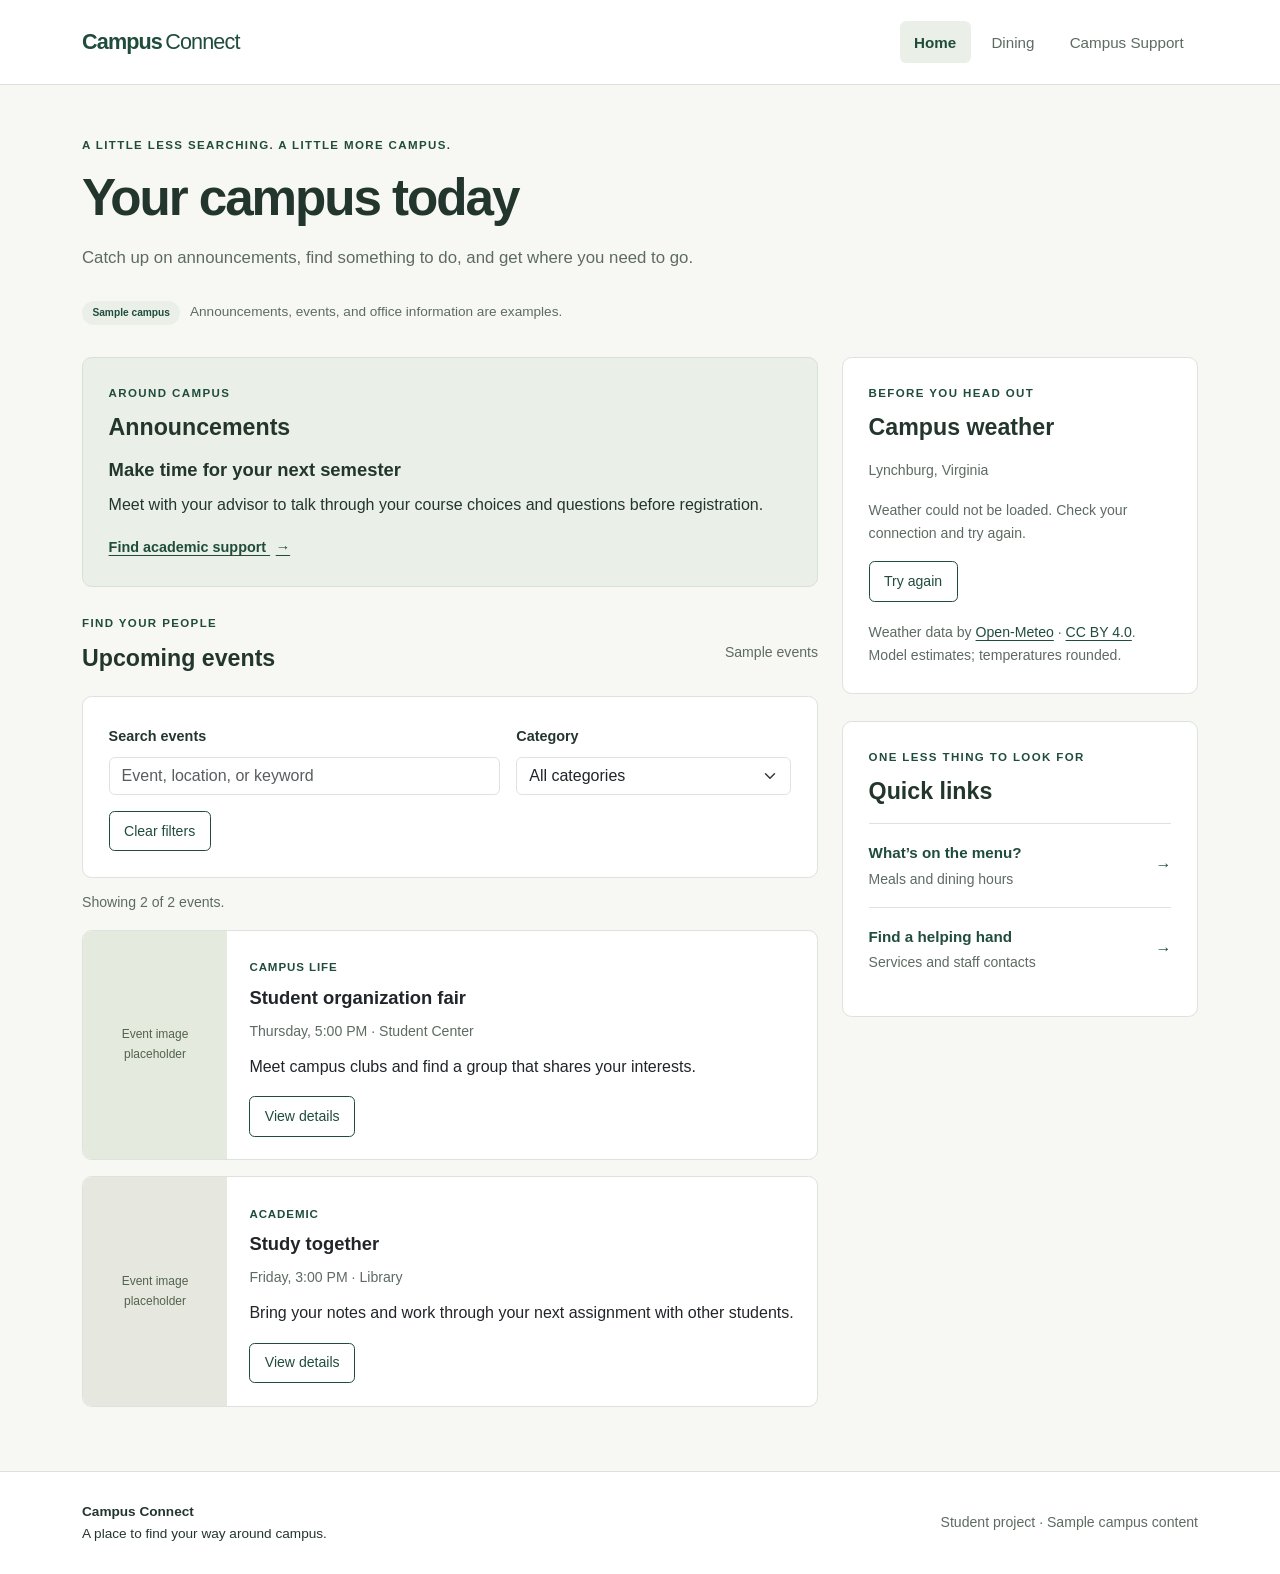
<file: index.html>
<!DOCTYPE html>
<html lang="en">
<head>
  <meta charset="UTF-8">
  <meta name="viewport" content="width=device-width, initial-scale=1.0">
  <meta name="description" content="Find campus announcements, upcoming events, dining information, and student support in one place.">
  <title>Home | Campus Connect</title>
  <link rel="icon" href="data:,">
  <!-- Bootstrap loads first so our stylesheet can customize its defaults. -->
  <link rel="stylesheet" href="css/vendor/bootstrap.min.css">
  <link rel="stylesheet" href="css/style.css">
  <script src="js/script.js" defer></script>
  <script src="js/weather.js" defer></script>
</head>
<body>
  <a class="skip-link" href="#main-content">Skip to main content</a>
  <!-- Keep the same navigation and page names across all three pages. -->
  <header class="site-header">
    <div class="container header-inner">
      <a class="site-brand" href="index.html">Campus<span>Connect</span></a>
      <nav aria-label="Main navigation">
        <ul class="site-nav">
          <li><a href="index.html" aria-current="page">Home</a></li>
          <li><a href="dining.html">Dining</a></li>
          <li><a href="support.html">Campus Support</a></li>
        </ul>
      </nav>
    </div>
  </header>

  <main id="main-content" class="container page-content" tabindex="-1">
    <div class="page-heading">
      <p class="eyebrow">A little less searching. A little more campus.</p>
      <h1>Your campus today</h1>
      <p class="page-intro">Catch up on announcements, find something to do, and get where you need to go.</p>
    </div>
    <p class="sample-notice"><span class="badge rounded-pill sample-badge">Sample campus</span> Announcements, events, and office information are examples.</p>

    <div class="row g-4">
      <div class="col-lg-8">
        <section class="panel announcement-panel" aria-labelledby="announcements-heading">
          <p class="eyebrow">Around campus</p>
          <h2 id="announcements-heading">Announcements</h2>
          <article>
            <h3>Make time for your next semester</h3>
            <p>Meet with your advisor to talk through your course choices and questions before registration.</p>
            <a class="text-link" href="support.html">Find academic support <span aria-hidden="true">&rarr;</span></a>
          </article>
        </section>

        <!-- Search and category controls filter these sample events on this page. -->
        <section class="section-space" aria-labelledby="events-heading">
          <div class="section-heading">
            <div><p class="eyebrow">Find your people</p><h2 id="events-heading">Upcoming events</h2></div>
            <span class="small-note">Sample events</span>
          </div>
          <form id="event-filters" class="panel filter-panel" role="search" aria-label="Filter campus events" hidden>
            <div class="row g-3 align-items-end">
              <div class="col-sm-7"><label class="form-label" for="event-search">Search events</label><input id="event-search" class="form-control" type="search" placeholder="Event, location, or keyword" aria-controls="event-results"></div>
              <div class="col-sm-5"><label class="form-label" for="event-category">Category</label><select id="event-category" class="form-select" aria-controls="event-results"><option value="all">All categories</option><option value="campus-life">Campus life</option><option value="academic">Academic</option></select></div>
            </div>
            <button id="event-clear" class="btn btn-outline-primary" type="button">Clear filters</button>
          </form>
          <p id="event-status" class="small-note results-status" role="status" aria-live="polite" aria-atomic="true" hidden></p>
          <div id="event-results">
          <article class="card event-card" data-category="campus-life">
            <div class="event-image" aria-hidden="true"><span>Event image placeholder</span></div>
            <div class="card-body">
              <span class="category-label">Campus life</span>
              <h3>Student organization fair</h3>
              <p class="event-meta" data-searchable>Thursday, 5:00 PM &middot; Student Center</p>
              <p data-searchable>Meet campus clubs and find a group that shares your interests.</p>
              <button type="button" class="btn btn-outline-primary" data-details-toggle aria-expanded="false" aria-controls="organization-details">View details</button>
              <div id="organization-details" class="event-details" hidden>
                <p data-searchable>Stop by the sample club tables, ask questions, and learn how to get involved. No registration is needed for this example event.</p>
              </div>
            </div>
          </article>
          <article class="card event-card" data-category="academic">
            <div class="event-image event-image-secondary" aria-hidden="true"><span>Event image placeholder</span></div>
            <div class="card-body">
              <span class="category-label">Academic</span>
              <h3>Study together</h3>
              <p class="event-meta" data-searchable>Friday, 3:00 PM &middot; Library</p>
              <p data-searchable>Bring your notes and work through your next assignment with other students.</p>
              <button type="button" class="btn btn-outline-primary" data-details-toggle aria-expanded="false" aria-controls="study-details">View details</button>
              <div id="study-details" class="event-details" hidden>
                <p data-searchable>This example is an informal study session. Bring your own materials and choose a quiet table with your group.</p>
              </div>
            </div>
          </article>
          </div>
          <p id="event-empty" class="panel status-note empty-results" hidden>No events match your filters. Try another search or choose Clear filters.</p>
          <noscript><p class="status-note">All event summaries are shown. Turn on JavaScript to filter events and expand their details.</p></noscript>
        </section>
      </div>

      <div class="col-lg-4">
        <!-- Live model-based weather is separate from the sample campus content. -->
        <section id="weather-panel" class="panel" aria-labelledby="weather-heading">
          <p class="eyebrow">Before you head out</p>
          <h2 id="weather-heading">Campus weather</h2>
          <p class="small-note">Lynchburg, Virginia</p>
          <div id="weather-details" hidden>
            <p id="weather-temperature" class="weather-temperature"></p>
            <p id="weather-condition"></p>
            <p id="weather-feels" class="small-note"></p>
            <p id="weather-wind" class="small-note"></p>
            <p class="small-note">Conditions for <time id="weather-time"></time></p>
          </div>
          <p id="weather-status" class="status-note" role="status" aria-live="polite" aria-atomic="true">Turn on JavaScript to load weather.</p>
          <button id="weather-refresh" class="btn btn-outline-primary" type="button" hidden>Refresh weather</button>
          <p class="small-note weather-credit">Weather data by <a href="https://open-meteo.com/">Open-Meteo</a> &middot; <a href="https://creativecommons.org/licenses/by/4.0/">CC BY 4.0</a>.<br>Model estimates; temperatures rounded.</p>
        </section>
        <section class="panel section-space quick-links" aria-labelledby="quick-links-heading">
          <p class="eyebrow">One less thing to look for</p>
          <h2 id="quick-links-heading">Quick links</h2>
          <a class="quick-link" href="dining.html"><span><strong>What’s on the menu?</strong><small>Meals and dining hours</small></span><span aria-hidden="true">&rarr;</span></a>
          <a class="quick-link" href="support.html"><span><strong>Find a helping hand</strong><small>Services and staff contacts</small></span><span aria-hidden="true">&rarr;</span></a>
        </section>
      </div>
    </div>
  </main>

  <footer class="site-footer">
    <div class="container footer-inner"><p><strong>Campus Connect</strong><br>A place to find your way around campus.</p><p class="small-note">Student project &middot; Sample campus content</p></div>
  </footer>
  <script src="js/vendor/bootstrap.bundle.min.js"></script>
</body>
</html>
</file>
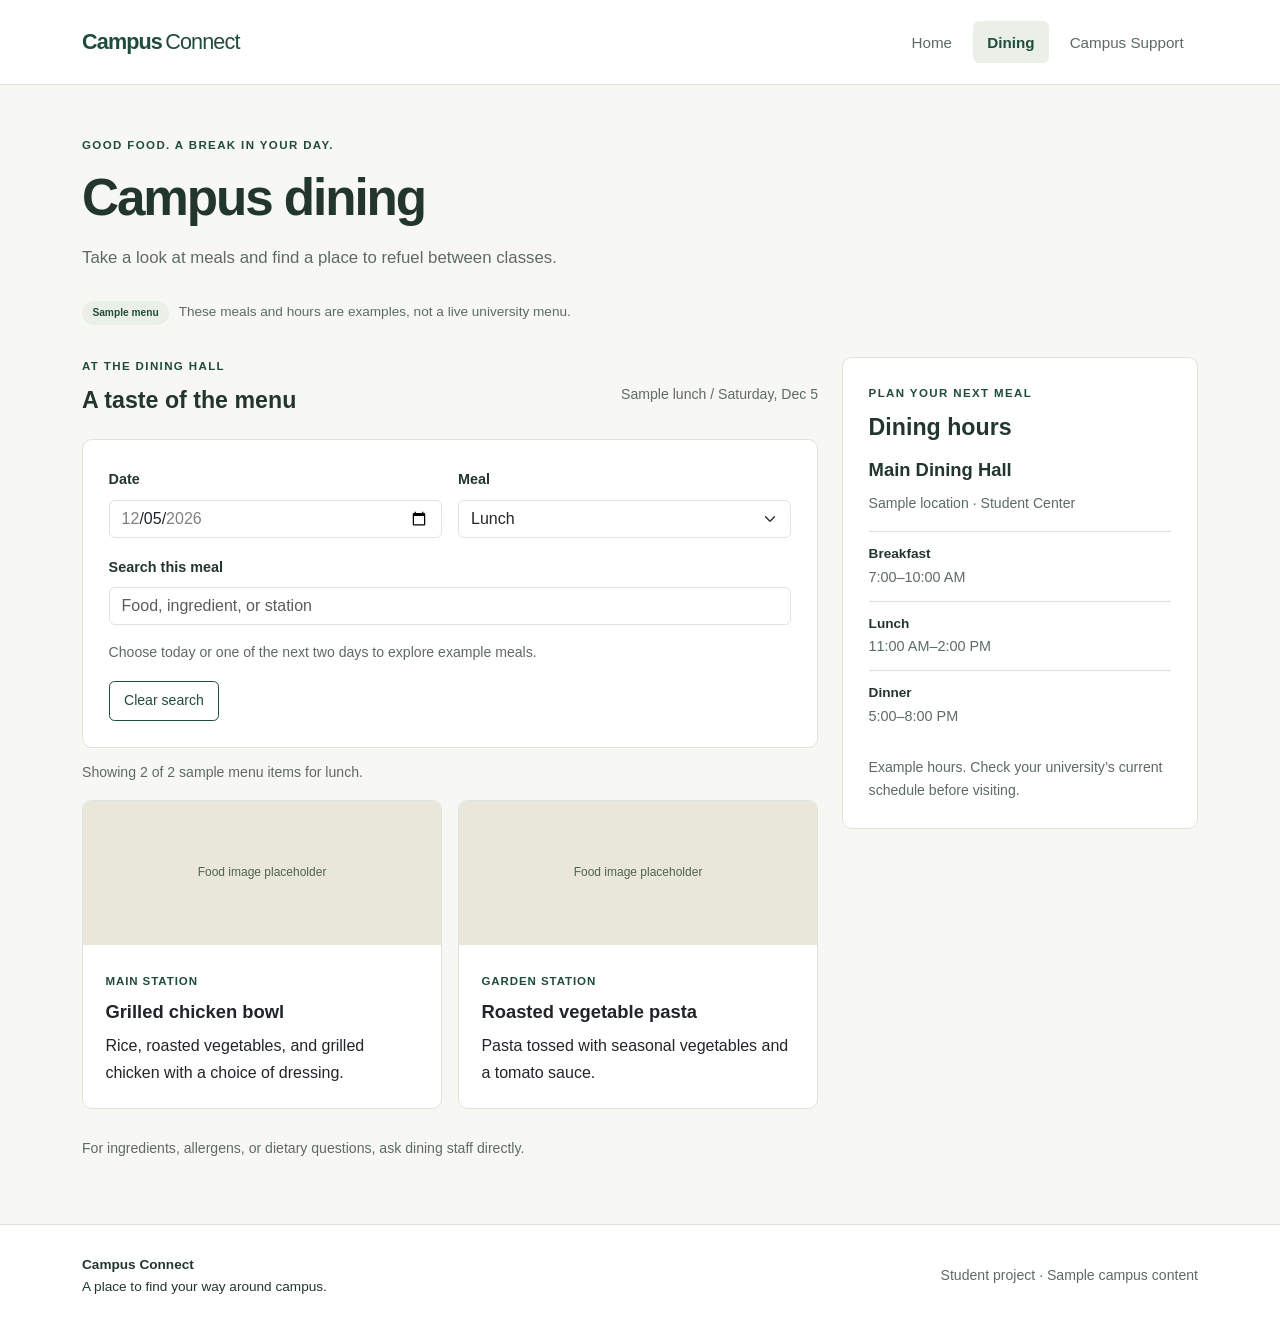
<file: dining.html>
<!DOCTYPE html>
<html lang="en">
<head>
  <meta charset="UTF-8">
  <meta name="viewport" content="width=device-width, initial-scale=1.0">
  <meta name="description" content="Explore sample campus meals, dining locations, and opening hours.">
  <title>Dining | Campus Connect</title>
  <link rel="icon" href="data:,">
  <!-- Bootstrap provides the grid, cards, and basic form styling. -->
  <link rel="stylesheet" href="css/vendor/bootstrap.min.css">
  <link rel="stylesheet" href="css/style.css">
  <script src="js/script.js" defer></script>
  <script src="js/dining.js" defer></script>
</head>
<body>
  <a class="skip-link" href="#main-content">Skip to main content</a>
  <header class="site-header">
    <div class="container header-inner">
      <a class="site-brand" href="index.html">Campus<span>Connect</span></a>
      <nav aria-label="Main navigation"><ul class="site-nav"><li><a href="index.html">Home</a></li><li><a href="dining.html" aria-current="page">Dining</a></li><li><a href="support.html">Campus Support</a></li></ul></nav>
    </div>
  </header>

  <main id="main-content" class="container page-content" tabindex="-1">
    <div class="page-heading">
      <p class="eyebrow">Good food. A break in your day.</p>
      <h1>Campus dining</h1>
      <p class="page-intro">Take a look at meals and find a place to refuel between classes.</p>
    </div>
    <!-- Sample menu content must never be presented as a live university feed. -->
    <p class="sample-notice"><span class="badge rounded-pill sample-badge">Sample menu</span> These meals and hours are examples, not a live university menu.</p>
    <div class="row g-4">
      <div class="col-lg-8">
        <section aria-labelledby="menu-heading">
          <div class="section-heading"><div><p class="eyebrow">At the dining hall</p><h2 id="menu-heading">A taste of the menu</h2></div><span id="menu-selection" class="small-note">Sample lunch</span></div>
          <!-- JavaScript reveals controls only after the sample menu is ready. -->
          <form id="menu-controls" class="panel filter-panel" role="search" aria-label="Browse the sample menu" hidden>
            <div class="row g-3">
              <div class="col-sm-6"><label for="menu-date" class="form-label">Date</label><input id="menu-date" class="form-control" type="date" aria-describedby="menu-date-help" aria-controls="menu-results" required></div>
              <div class="col-sm-6"><label for="menu-meal" class="form-label">Meal</label><select id="menu-meal" class="form-select" aria-controls="menu-results"><option value="breakfast">Breakfast</option><option value="lunch" selected>Lunch</option><option value="dinner">Dinner</option></select></div>
              <div class="col-12"><label for="menu-search" class="form-label">Search this meal</label><input id="menu-search" class="form-control" type="search" placeholder="Food, ingredient, or station" aria-controls="menu-results"></div>
            </div>
            <p id="menu-date-help" class="small-note menu-help">Choose today or one of the next two days to explore example meals.</p>
            <button id="menu-clear" type="button" class="btn btn-outline-primary">Clear search</button>
          </form>
          <p id="menu-status" class="small-note results-status" role="status" aria-live="polite" aria-atomic="true" hidden></p>
          <div id="menu-results" class="row g-3">
            <div class="col-md-6"><article class="card menu-card h-100"><div class="menu-image" aria-hidden="true">Food image placeholder</div><div class="card-body"><span class="category-label">Main station</span><h3>Grilled chicken bowl</h3><p>Rice, roasted vegetables, and grilled chicken with a choice of dressing.</p></div></article></div>
            <div class="col-md-6"><article class="card menu-card h-100"><div class="menu-image" aria-hidden="true">Food image placeholder</div><div class="card-body"><span class="category-label">Garden station</span><h3>Roasted vegetable pasta</h3><p>Pasta tossed with seasonal vegetables and a tomato sauce.</p></div></article></div>
          </div>
          <p id="menu-empty" class="panel status-note empty-results" hidden></p>
          <!-- New results reuse this card structure; menu text is inserted as text. -->
          <template id="menu-item-template"><div class="col-md-6"><article class="card menu-card h-100"><div class="menu-image" aria-hidden="true">Food image placeholder</div><div class="card-body"><span class="category-label"></span><h3></h3><p></p></div></article></div></template>
          <noscript><p class="status-note section-space">A sample lunch is shown. Turn on JavaScript to browse other dates and meals or search the menu.</p></noscript>
          <p class="status-note section-space">For ingredients, allergens, or dietary questions, ask dining staff directly.</p>
        </section>
      </div>
      <div class="col-lg-4">
        <aside class="panel" aria-labelledby="hours-heading">
          <p class="eyebrow">Plan your next meal</p><h2 id="hours-heading">Dining hours</h2>
          <h3>Main Dining Hall</h3><p class="small-note">Sample location &middot; Student Center</p>
          <dl class="hours-list"><div><dt>Breakfast</dt><dd>7:00–10:00 AM</dd></div><div><dt>Lunch</dt><dd>11:00 AM–2:00 PM</dd></div><div><dt>Dinner</dt><dd>5:00–8:00 PM</dd></div></dl>
          <p class="small-note">Example hours. Check your university’s current schedule before visiting.</p>
        </aside>
      </div>
    </div>
  </main>

  <footer class="site-footer"><div class="container footer-inner"><p><strong>Campus Connect</strong><br>A place to find your way around campus.</p><p class="small-note">Student project &middot; Sample campus content</p></div></footer>
  <script src="js/vendor/bootstrap.bundle.min.js"></script>
</body>
</html>
</file>
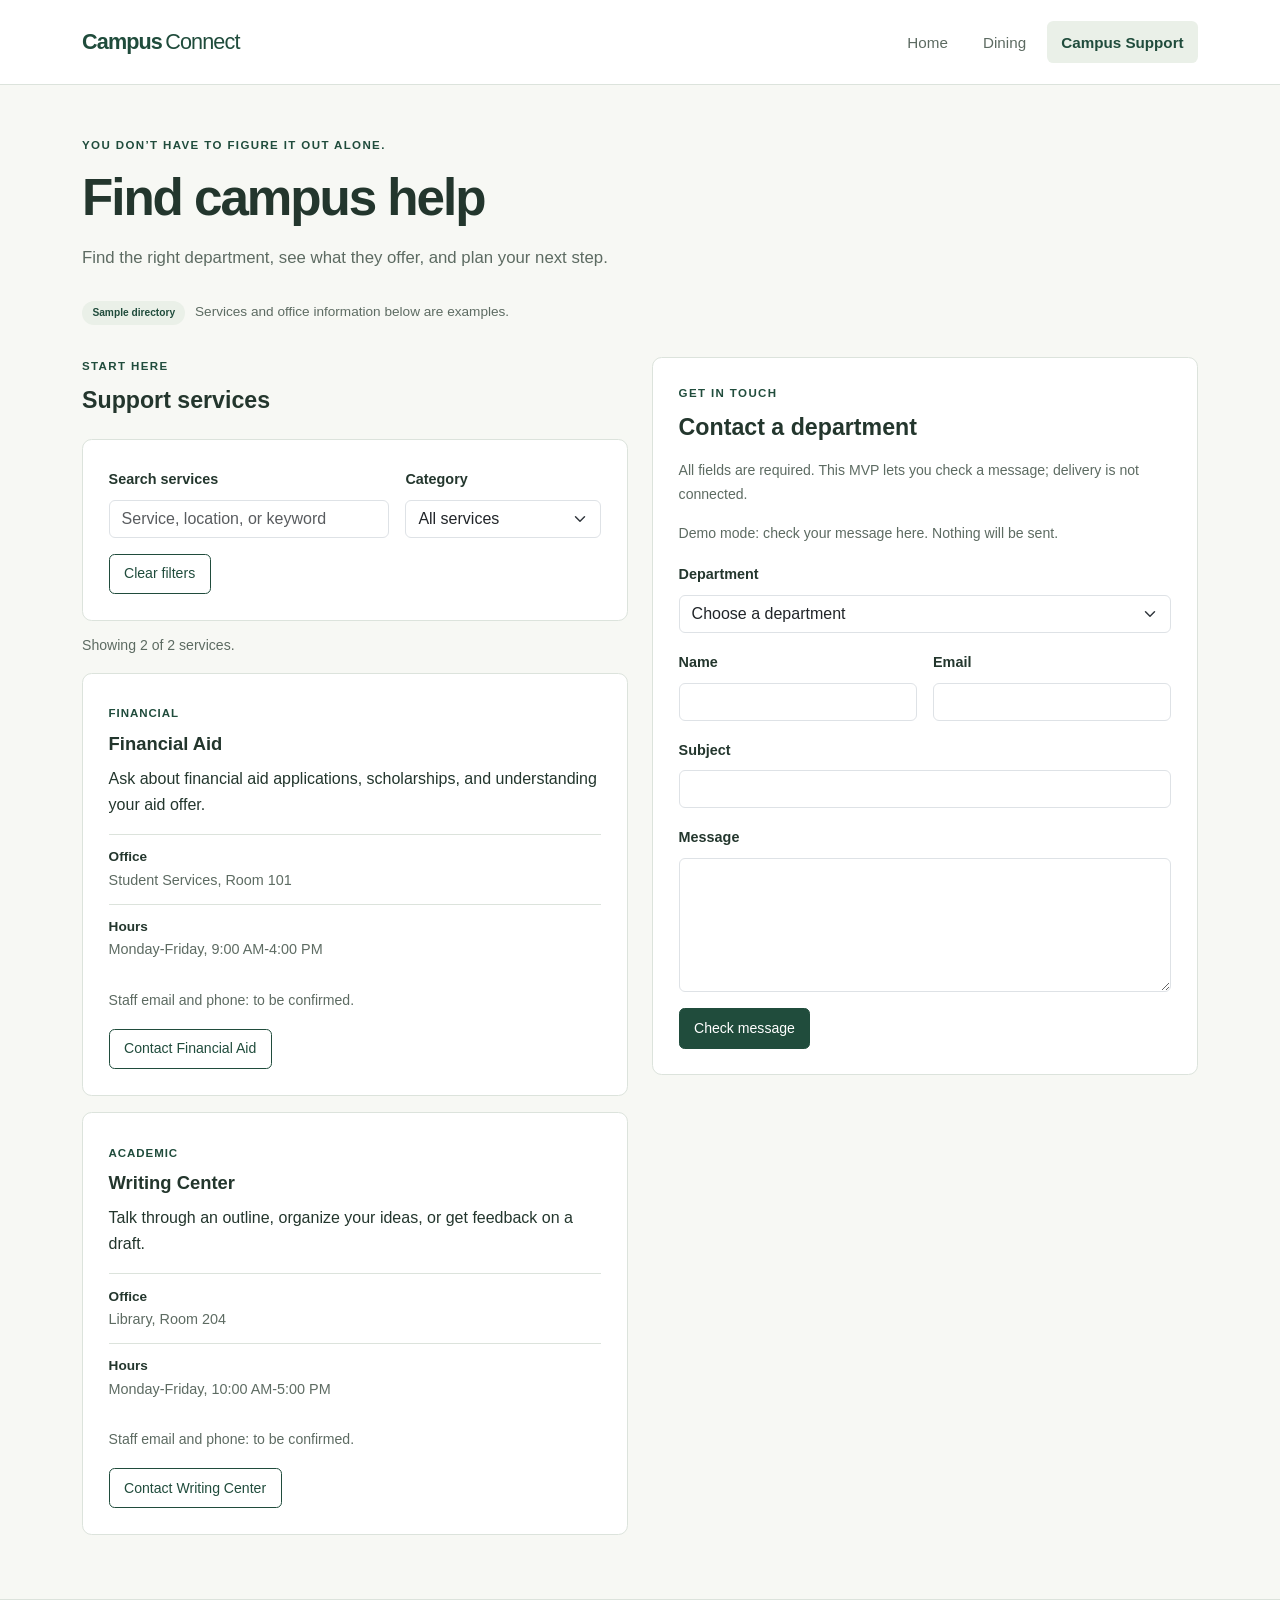
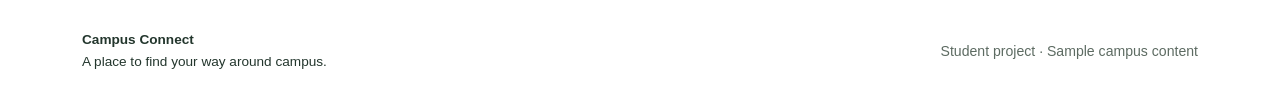
<file: support.html>
<!DOCTYPE html>
<html lang="en">
<head>
  <meta charset="UTF-8">
  <meta name="viewport" content="width=device-width, initial-scale=1.0">
  <meta name="description" content="Find sample campus support services, office information, and a department contact form.">
  <title>Campus Support | Campus Connect</title>
  <link rel="icon" href="data:,">
  <link rel="stylesheet" href="css/vendor/bootstrap.min.css">
  <link rel="stylesheet" href="css/style.css">
  <script src="js/script.js" defer></script>
  <script src="js/contact-config.js" defer></script>
  <script src="js/contact.js" defer></script>
</head>
<body>
  <a class="skip-link" href="#main-content">Skip to main content</a>
  <header class="site-header"><div class="container header-inner"><a class="site-brand" href="index.html">Campus<span>Connect</span></a><nav aria-label="Main navigation"><ul class="site-nav"><li><a href="index.html">Home</a></li><li><a href="dining.html">Dining</a></li><li><a href="support.html" aria-current="page">Campus Support</a></li></ul></nav></div></header>

  <main id="main-content" class="container page-content" tabindex="-1">
    <div class="page-heading"><p class="eyebrow">You don’t have to figure it out alone.</p><h1>Find campus help</h1><p class="page-intro">Find the right department, see what they offer, and plan your next step.</p></div>
    <p class="sample-notice"><span class="badge rounded-pill sample-badge">Sample directory</span> Services and office information below are examples.</p>
    <div class="row g-4">
      <div class="col-lg-6">
        <!-- Keep example services in HTML so they remain available without JavaScript. -->
        <section aria-labelledby="services-heading">
          <div class="section-heading"><div><p class="eyebrow">Start here</p><h2 id="services-heading">Support services</h2></div></div>
          <form id="service-filters" class="panel filter-panel" role="search" aria-label="Filter campus services" hidden>
            <div class="row g-3 align-items-end">
              <div class="col-sm-7"><label class="form-label" for="service-search">Search services</label><input id="service-search" class="form-control" type="search" placeholder="Service, location, or keyword" aria-controls="service-results"></div>
              <div class="col-sm-5"><label class="form-label" for="service-category">Category</label><select id="service-category" class="form-select" aria-controls="service-results"><option value="all">All services</option><option value="financial">Financial</option><option value="academic">Academic</option></select></div>
            </div>
            <button id="service-clear" class="btn btn-outline-primary" type="button">Clear filters</button>
          </form>
          <p id="service-status" class="small-note results-status" role="status" aria-live="polite" aria-atomic="true" hidden></p>
          <div id="service-results">
            <article class="panel service-card" data-category="financial"><span class="category-label">Financial</span><h3>Financial Aid</h3><p data-searchable>Ask about financial aid applications, scholarships, and understanding your aid offer.</p><dl class="office-details" data-searchable><div><dt>Office</dt><dd>Student Services, Room 101</dd></div><div><dt>Hours</dt><dd>Monday-Friday, 9:00 AM-4:00 PM</dd></div></dl><p class="small-note">Staff email and phone: to be confirmed.</p><a class="btn btn-outline-primary" href="#contact-form" data-contact-department="financial-aid">Contact Financial Aid</a></article>
            <article class="panel service-card" data-category="academic"><span class="category-label">Academic</span><h3>Writing Center</h3><p data-searchable>Talk through an outline, organize your ideas, or get feedback on a draft.</p><dl class="office-details" data-searchable><div><dt>Office</dt><dd>Library, Room 204</dd></div><div><dt>Hours</dt><dd>Monday-Friday, 10:00 AM-5:00 PM</dd></div></dl><p class="small-note">Staff email and phone: to be confirmed.</p><a class="btn btn-outline-primary" href="#contact-form" data-contact-department="writing-center">Contact Writing Center</a></article>
          </div>
          <p id="service-empty" class="panel status-note empty-results" hidden>No services match your filters. Try another search or choose Clear filters.</p>
        </section>
      </div>
      <div class="col-lg-6">
        <section class="panel contact-panel" aria-labelledby="contact-heading">
          <p class="eyebrow">Get in touch</p><h2 id="contact-heading">Contact a department</h2>
          <p id="contact-help" class="small-note">All fields are required. This MVP lets you check a message; delivery is not connected.</p>
          <p id="contact-status" class="status-note" role="status" aria-live="polite" aria-atomic="true">Turn on JavaScript to check your message. Nothing will be sent.</p>
          <!-- Enable controls only after the submit handler has been attached. -->
          <form id="contact-form" aria-describedby="contact-help contact-status">
            <fieldset disabled>
              <legend class="visually-hidden">Department message</legend>
              <div class="mb-3"><label for="department" class="form-label">Department</label><select id="department" name="department" class="form-select" required><option value="">Choose a department</option><option value="financial-aid">Financial Aid</option><option value="writing-center">Writing Center</option></select></div>
              <div class="row g-3 mb-3"><div class="col-sm-6"><label for="contact-name" class="form-label">Name</label><input id="contact-name" name="name" type="text" class="form-control" autocomplete="name" required></div><div class="col-sm-6"><label for="contact-email" class="form-label">Email</label><input id="contact-email" name="email" type="email" class="form-control" autocomplete="email" required></div></div>
              <div class="mb-3"><label for="contact-subject" class="form-label">Subject</label><input id="contact-subject" name="subject" type="text" class="form-control" required></div>
              <div class="mb-3"><label for="contact-message" class="form-label">Message</label><textarea id="contact-message" name="message" rows="5" class="form-control" required></textarea></div>
              <button id="contact-submit" type="submit" class="btn btn-primary">Check message</button>
            </fieldset>
          </form>
        </section>
      </div>
    </div>
  </main>

  <footer class="site-footer"><div class="container footer-inner"><p><strong>Campus Connect</strong><br>A place to find your way around campus.</p><p class="small-note">Student project &middot; Sample campus content</p></div></footer>
  <script src="js/vendor/bootstrap.bundle.min.js"></script>
</body>
</html>
</file>
<file: css/style.css>
/* Shared colors and typography customize the Bootstrap foundation. */
:root {
  --campus-green: #204c3c;
  --campus-green-dark: #16372b;
  --campus-paper: #f7f8f4;
  --campus-ink: #23362d;
  --campus-muted: #5d6b62;
  --campus-line: #dce3dc;
  --campus-tint: #eaf0e8;
}

body {
  margin: 0;
  color: var(--campus-ink);
  background: var(--campus-paper);
  font-family: Arial, Helvetica, sans-serif;
  line-height: 1.65;
}

a { color: var(--campus-green); text-underline-offset: 0.2em; }
a:hover { color: var(--campus-green-dark); }
h1, h2, h3 { line-height: 1.2; }
h1 { font-size: clamp(2rem, 4vw, 3.2rem); font-weight: 700; letter-spacing: -0.04em; }
h2 { font-size: 1.45rem; font-weight: 700; margin-bottom: 1.1rem; }
h3 { font-size: 1.15rem; font-weight: 700; margin-bottom: 0.65rem; }
p:last-child { margin-bottom: 0; }
/* Card display rules must not override the hidden state used by filters. */
[hidden] { display: none !important; }

/* Visible focus and a skip link support keyboard navigation. */
:focus-visible { outline: 3px solid #a45d14; outline-offset: 4px; }
.skip-link { position: absolute; left: 1rem; top: -5rem; z-index: 100; padding: 0.7rem 1rem; background: white; color: var(--campus-green); }
.skip-link:focus { top: 0.5rem; }

.site-header { background: white; border-bottom: 1px solid var(--campus-line); }
.header-inner { display: flex; justify-content: space-between; align-items: center; gap: 1.5rem; padding-top: 1.3rem; padding-bottom: 1.3rem; }
.site-brand { font-size: 1.35rem; font-weight: 700; letter-spacing: -0.04em; text-decoration: none; white-space: nowrap; }
.site-brand span { font-weight: 400; margin-left: 0.2rem; }
.site-nav { display: flex; flex-wrap: wrap; gap: 0.4rem; list-style: none; padding: 0; margin: 0; }
.site-nav a { display: block; padding: 0.55rem 0.9rem; color: var(--campus-muted); border-radius: 0.4rem; text-decoration: none; font-size: 0.95rem; }
.site-nav a:hover { background: var(--campus-paper); color: var(--campus-green); }
.site-nav a[aria-current="page"] { color: var(--campus-green); background: var(--campus-tint); font-weight: 700; }

.page-content { padding-top: 3.2rem; padding-bottom: 4rem; min-height: 70vh; }
.page-heading { max-width: 48rem; margin-bottom: 1.8rem; }
.page-intro { color: var(--campus-muted); font-size: 1.05rem; max-width: 42rem; margin-top: 1rem; }
.eyebrow { font-size: 0.72rem; font-weight: 700; text-transform: uppercase; letter-spacing: 0.12em; color: var(--campus-green); margin-bottom: 0.7rem; }
.sample-notice { display: flex; align-items: baseline; flex-wrap: wrap; gap: 0.6rem; margin-bottom: 2rem; color: var(--campus-muted); font-size: 0.85rem; }
.sample-badge { background: var(--campus-tint); color: var(--campus-green); font-weight: 600; padding: 0.45rem 0.65rem; }
.small-note, .event-meta, .status-note { color: var(--campus-muted); font-size: 0.88rem; }
.section-space { margin-top: 1.7rem; }
.section-heading { display: flex; align-items: center; justify-content: space-between; flex-wrap: wrap; gap: 0.6rem; margin-bottom: 0.4rem; }

/* Panels, event cards, and menus follow the sections in the submitted wireframe. */
.panel { padding: 1.6rem; background: white; border: 1px solid var(--campus-line); border-radius: 0.6rem; }
.announcement-panel { background: var(--campus-tint); border-color: #d7e1d3; }
.text-link { font-size: 0.9rem; font-weight: 700; }
.text-link span { margin-left: 0.35rem; }
.card { border: 1px solid var(--campus-line); border-radius: 0.6rem; overflow: hidden; }
.card-body { padding: 1.4rem; }
.event-card { display: grid; grid-template-columns: 9rem minmax(0, 1fr); margin-top: 1rem; }
.event-image, .menu-image { display: flex; align-items: center; justify-content: center; padding: 1rem; background: #e4eade; color: #52634d; font-size: 0.75rem; text-align: center; }
.event-image-secondary { background: #e6e8df; }
.menu-image { min-height: 9rem; background: #e9e7da; }
.category-label { display: inline-block; color: var(--campus-green); font-size: 0.72rem; font-weight: 700; letter-spacing: 0.08em; text-transform: uppercase; margin-bottom: 0.6rem; }
.event-meta { margin-bottom: 0.7rem; }
.event-details { border-top: 1px solid var(--campus-line); margin-top: 1rem; padding-top: 1rem; font-size: 0.9rem; }
.weather-temperature { font-size: 3.7rem; line-height: 1.1; font-weight: 700; margin: 1.2rem 0; }
.weather-credit { margin-top: 1.2rem; }
.quick-link { display: flex; align-items: center; justify-content: space-between; gap: 1rem; text-decoration: none; padding: 1rem 0; border-top: 1px solid var(--campus-line); }
.quick-link:hover strong { text-decoration: underline; }
.quick-link strong, .quick-link small { display: block; }
.quick-link strong { font-size: 0.95rem; }
.quick-link small { color: var(--campus-muted); margin-top: 0.15rem; }
.hours-list div, .office-details div { padding: 0.7rem 0; border-top: 1px solid var(--campus-line); }
.hours-list dt, .office-details dt { font-size: 0.85rem; }
.hours-list dd, .office-details dd { margin-bottom: 0; color: var(--campus-muted); font-size: 0.9rem; }
.service-card + .service-card { margin-top: 1rem; }
.contact-panel { scroll-margin-top: 1.5rem; }
#contact-form { scroll-margin-top: 1.5rem; }
.form-label { font-size: 0.9rem; font-weight: 700; }
.filter-panel { margin-bottom: 0.8rem; }
.filter-panel > .btn { margin-top: 1rem; }
.results-status { margin-bottom: 1rem; }
.empty-results { margin-top: 1rem; }
.menu-help { margin-top: 1rem; margin-bottom: 0; }

/* Both button variants use the same campus palette. */
.btn-primary {
  --bs-btn-bg: var(--campus-green);
  --bs-btn-border-color: var(--campus-green);
  --bs-btn-hover-bg: var(--campus-green-dark);
  --bs-btn-hover-border-color: var(--campus-green-dark);
  --bs-btn-active-bg: var(--campus-green-dark);
  --bs-btn-active-border-color: var(--campus-green-dark);
  --bs-btn-disabled-bg: var(--campus-green);
  --bs-btn-disabled-border-color: var(--campus-green);
}
.btn-outline-primary {
  --bs-btn-color: var(--campus-green);
  --bs-btn-border-color: var(--campus-green);
  --bs-btn-hover-bg: var(--campus-green);
  --bs-btn-hover-border-color: var(--campus-green);
  --bs-btn-active-bg: var(--campus-green-dark);
  --bs-btn-active-border-color: var(--campus-green-dark);
}
.btn { font-size: 0.88rem; padding: 0.55rem 0.9rem; border-radius: 0.35rem; }
.site-footer { border-top: 1px solid var(--campus-line); background: white; padding: 1.8rem 0; font-size: 0.85rem; }
.footer-inner { display: flex; justify-content: space-between; align-items: center; gap: 1rem; }
.footer-inner p { margin: 0; }

/* Bootstrap stacks the page columns; these rules adapt the shared details. */
@media (max-width: 767.98px) {
  .header-inner { flex-direction: column; align-items: flex-start; gap: 0.8rem; }
  .site-nav { gap: 0.15rem; }
  .site-nav a { padding: 0.6rem 0.7rem; }
  .page-content { padding-top: 2rem; }
  .footer-inner { flex-direction: column; align-items: flex-start; }
}
@media (max-width: 479.98px) {
  .event-card { grid-template-columns: minmax(0, 1fr); }
  .event-image { min-height: 6rem; }
  .panel, .card-body { padding: 1.2rem; }
}
</file>
